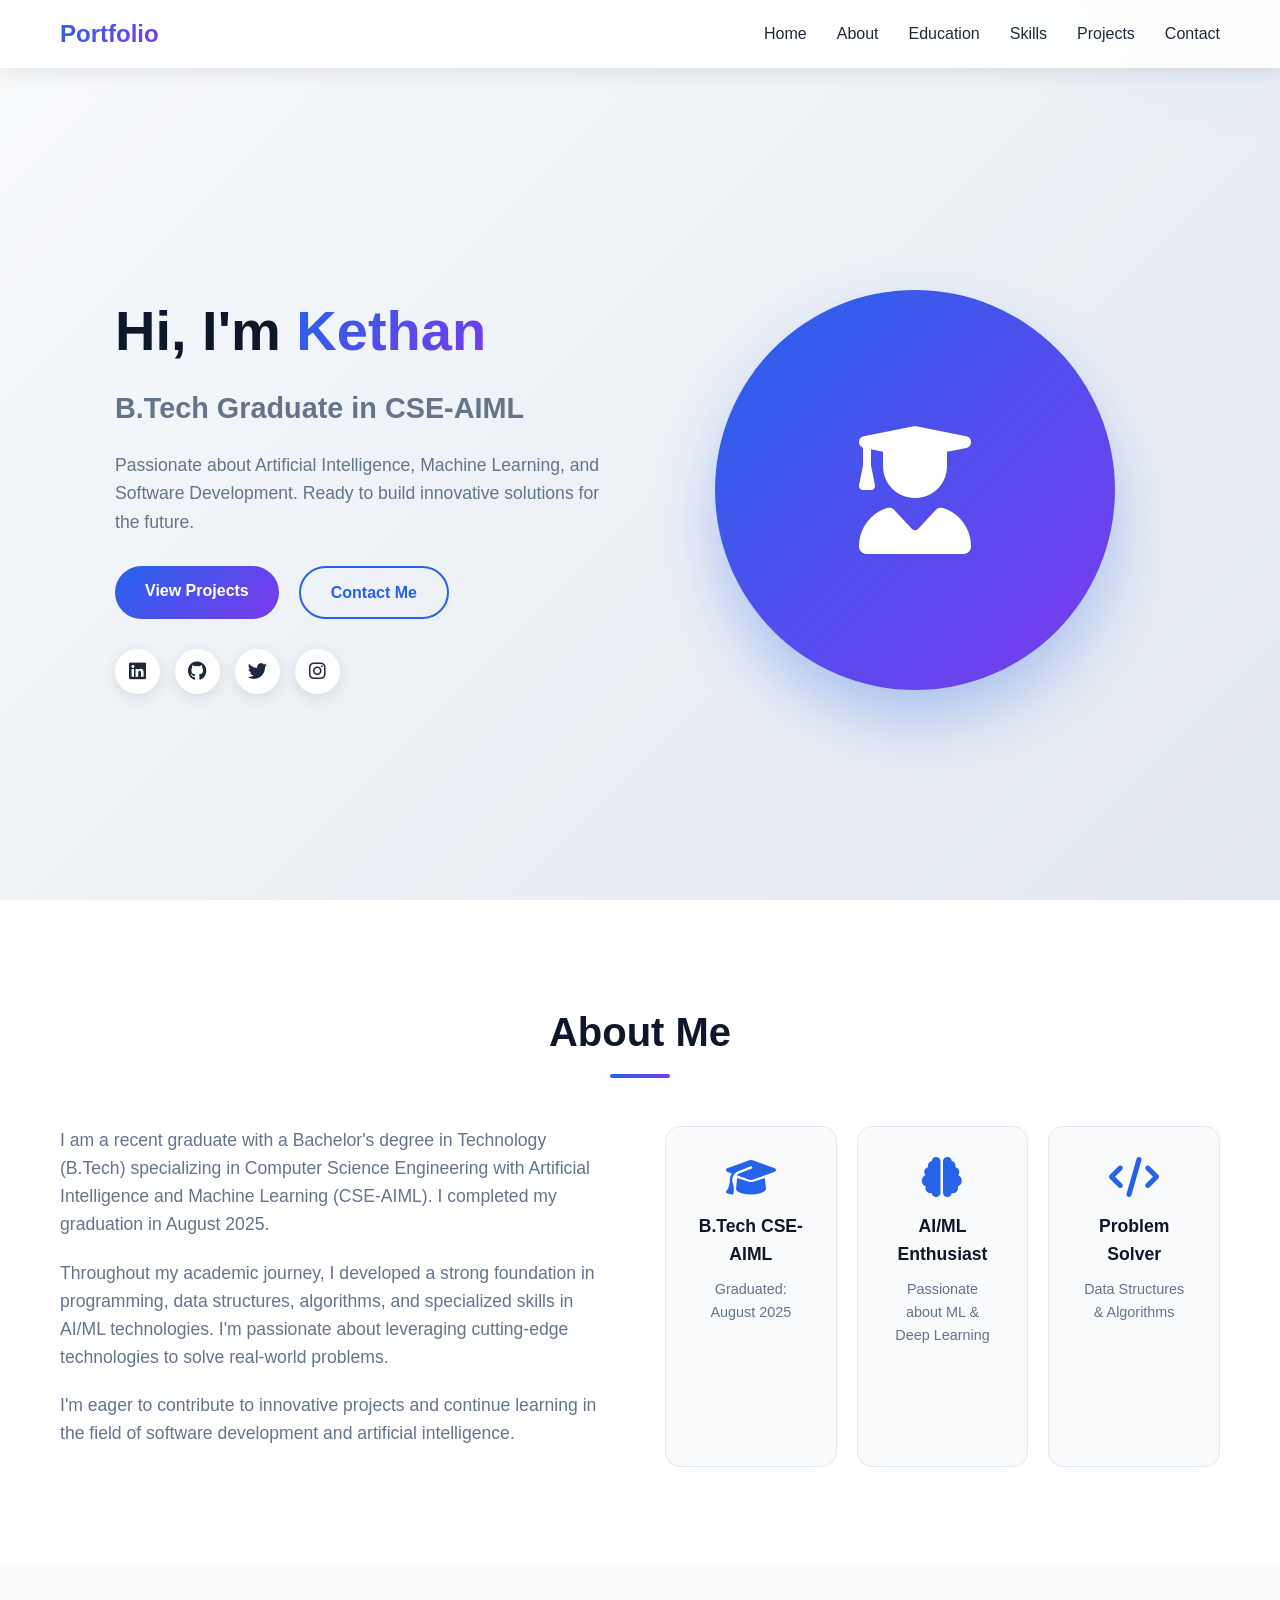
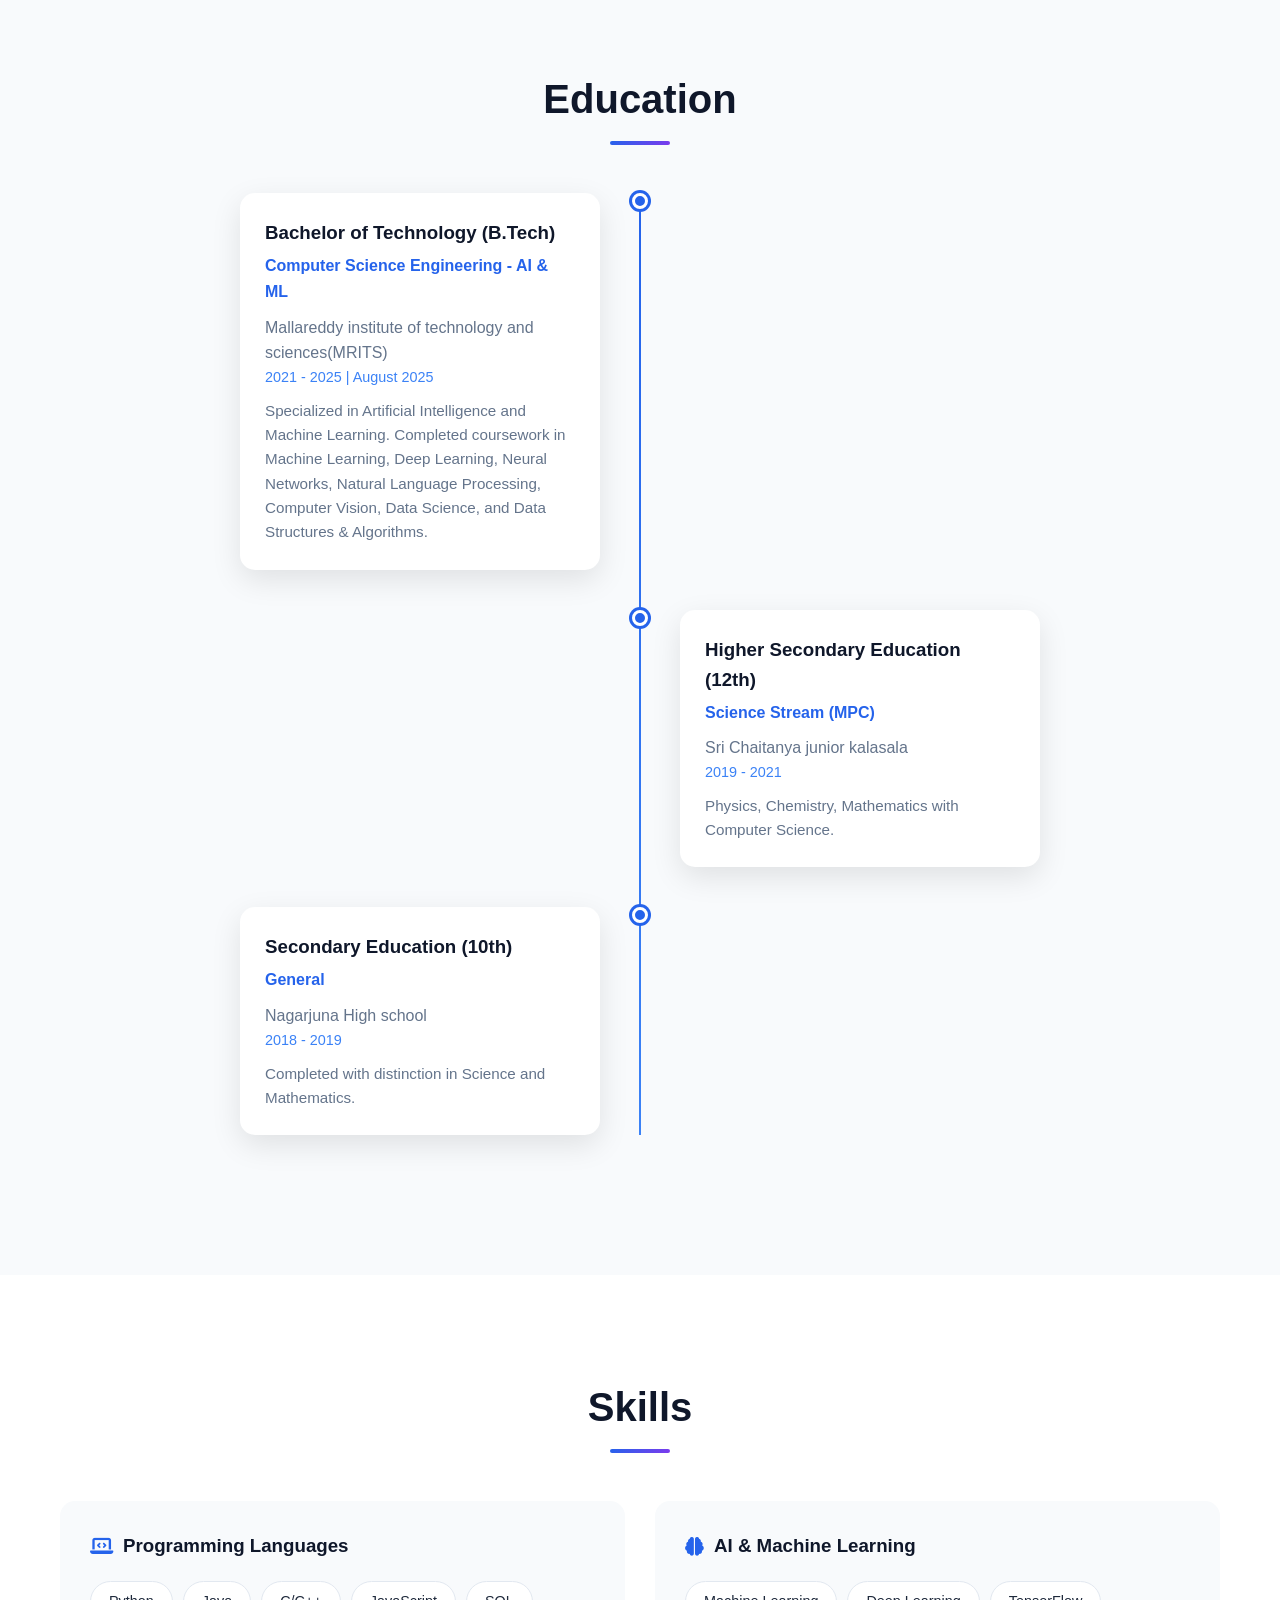
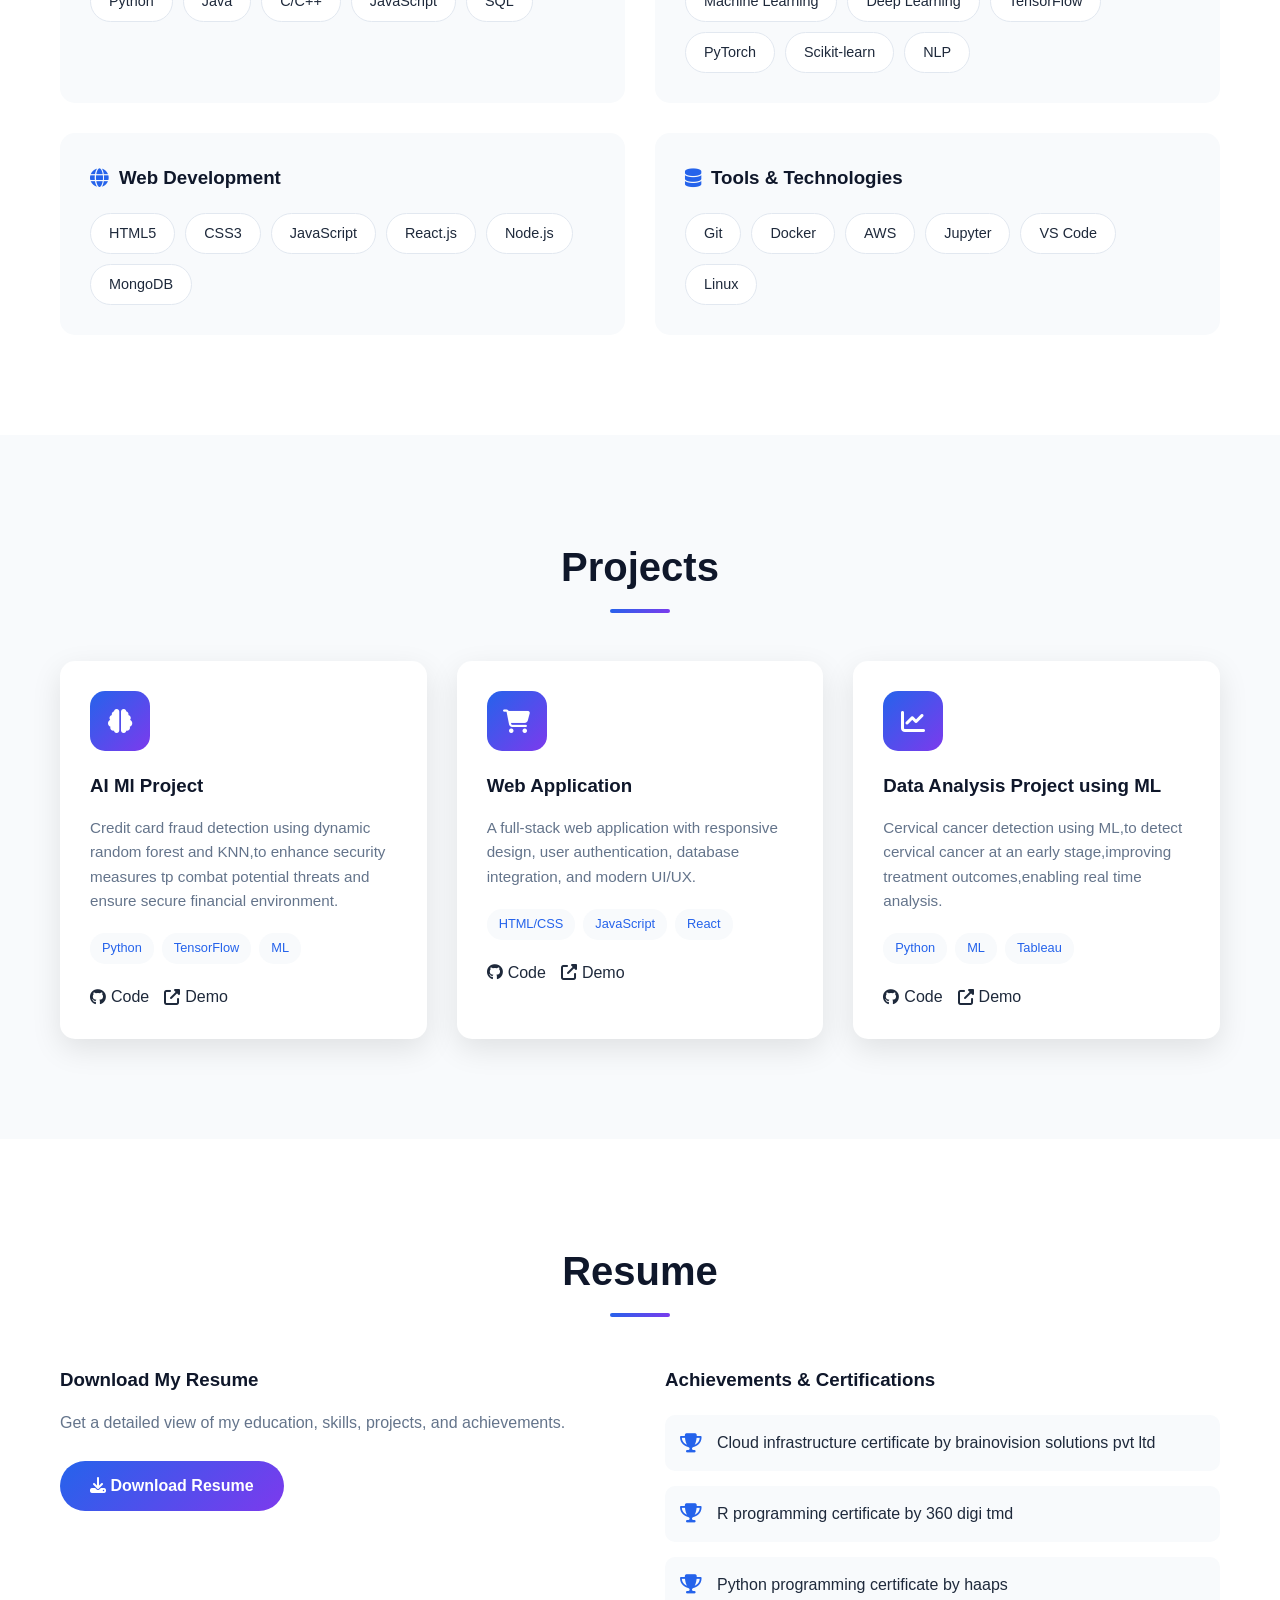
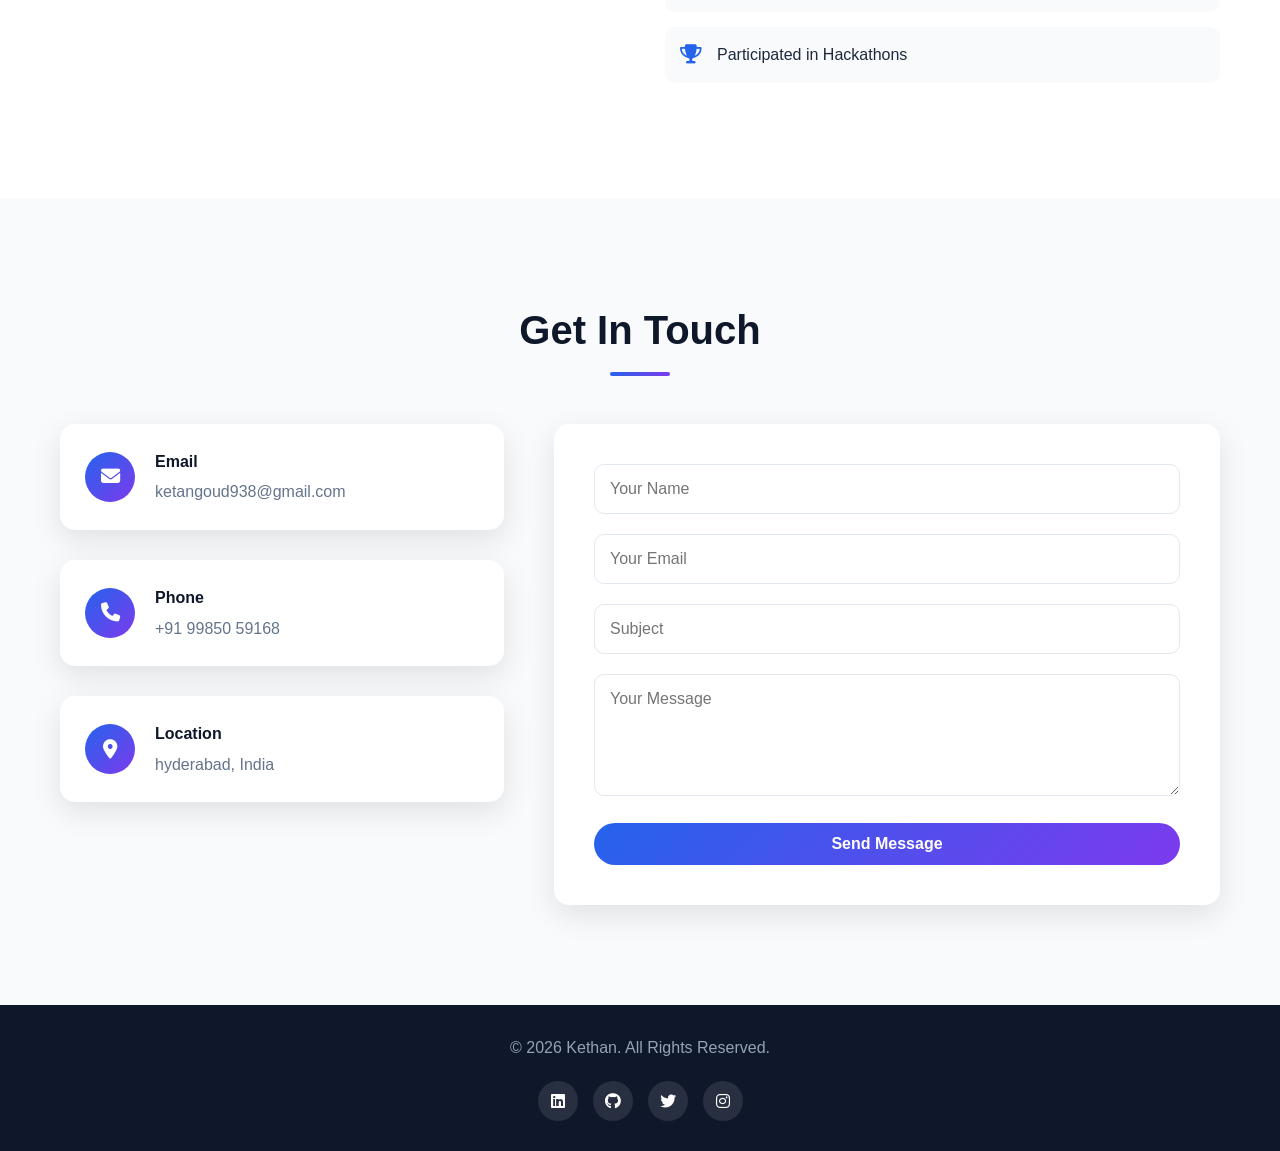
<file: index.html>
<!DOCTYPE html>
<html lang="en">
<head>
    <meta charset="UTF-8">
    <meta name="viewport" content="width=device-width, initial-scale=1.0">
    <title>Portfolio | B.Tech CSE-AIML Graduate</title>
    <link rel="stylesheet" href="portfolio-style.css">
    <link rel="stylesheet" href="https://cdnjs.cloudflare.com/ajax/libs/font-awesome/6.4.0/css/all.min.css">
</head>
<body>
    <!-- Navigation -->
    <nav class="navbar">
        <div class="container">
            <a href="#home" class="logo">Portfolio</a>
            <ul class="nav-links">
                <li><a href="#home">Home</a></li>
                <li><a href="#about">About</a></li>
                <li><a href="#education">Education</a></li>
                <li><a href="#skills">Skills</a></li>
                <li><a href="#projects">Projects</a></li>
                <li><a href="#contact">Contact</a></li>
            </ul>
            <div class="menu-toggle">
                <i class="fas fa-bars"></i>
            </div>
        </div>
    </nav>

    <!-- Hero Section -->
    <section id="home" class="hero">
        <div class="hero-content">
            <div class="hero-text">
                <h1>Hi, I'm <span class="highlight">Kethan</span></h1>
                <h2>B.Tech Graduate in CSE-AIML</h2>
                <p>Passionate about Artificial Intelligence, Machine Learning, and Software Development. Ready to build innovative solutions for the future.</p>
                <div class="hero-buttons">
                    <a href="#projects" class="btn btn-primary">View Projects</a>
                    <a href="#contact" class="btn btn-secondary">Contact Me</a>
                </div>
                <div class="social-links">
                    <a href="#" target="_blank"><i class="fab fa-linkedin"></i></a>
                    <a href="#" target="_blank"><i class="fab fa-github"></i></a>
                    <a href="#" target="_blank"><i class="fab fa-twitter"></i></a>
                    <a href="#" target="_blank"><i class="fab fa-instagram"></i></a>
                </div>
            </div>
            <div class="hero-image">
                <div class="image-placeholder">
                    <i class="fas fa-user-graduate"></i>
                </div>
            </div>
        </div>
    </section>

    <!-- About Section -->
    <section id="about" class="about">
        <div class="container">
            <h2 class="section-title">About Me</h2>
            <div class="about-content">
                <div class="about-text">
                    <p>I am a recent graduate with a Bachelor's degree in Technology (B.Tech) specializing in Computer Science Engineering with Artificial Intelligence and Machine Learning (CSE-AIML). I completed my graduation in August 2025.</p>
                    <p>Throughout my academic journey, I developed a strong foundation in programming, data structures, algorithms, and specialized skills in AI/ML technologies. I'm passionate about leveraging cutting-edge technologies to solve real-world problems.</p>
                    <p>I'm eager to contribute to innovative projects and continue learning in the field of software development and artificial intelligence.</p>
                </div>
                <div class="about-cards">
                    <div class="card">
                        <i class="fas fa-graduation-cap"></i>
                        <h3>B.Tech CSE-AIML</h3>
                        <p>Graduated: August 2025</p>
                    </div>
                    <div class="card">
                        <i class="fas fa-brain"></i>
                        <h3>AI/ML Enthusiast</h3>
                        <p>Passionate about ML & Deep Learning</p>
                    </div>
                    <div class="card">
                        <i class="fas fa-code"></i>
                        <h3>Problem Solver</h3>
                        <p>Data Structures & Algorithms</p>
                    </div>
                </div>
            </div>
        </div>
    </section>

    <!-- Education Section -->
    <section id="education" class="education">
        <div class="container">
            <h2 class="section-title">Education</h2>
            <div class="education-timeline">
                <div class="timeline-item">
                    <div class="timeline-dot"></div>
                    <div class="timeline-content">
                        <h3>Bachelor of Technology (B.Tech)</h3>
                        <h4>Computer Science Engineering - AI & ML</h4>
                        <p class="institution">Mallareddy institute of technology and sciences(MRITS)</p>
                        <p class="duration">2021 - 2025 | August 2025</p>
                        <p class="description">Specialized in Artificial Intelligence and Machine Learning. Completed coursework in Machine Learning, Deep Learning, Neural Networks, Natural Language Processing, Computer Vision, Data Science, and Data Structures & Algorithms.</p>
                    </div>
                </div>
                <div class="timeline-item">
                    <div class="timeline-dot"></div>
                    <div class="timeline-content">
                        <h3>Higher Secondary Education (12th)</h3>
                        <h4>Science Stream (MPC)</h4>
                        <p class="institution">Sri Chaitanya junior kalasala</p>
                        <p class="duration">2019 - 2021</p>
                        <p class="description">Physics, Chemistry, Mathematics with Computer Science.</p>
                    </div>
                </div>
                <div class="timeline-item">
                    <div class="timeline-dot"></div>
                    <div class="timeline-content">
                        <h3>Secondary Education (10th)</h3>
                        <h4>General</h4>
                        <p class="institution">Nagarjuna High school</p>
                        <p class="duration">2018 - 2019</p>
                        <p class="description">Completed with distinction in Science and Mathematics.</p>
                    </div>
                </div>
            </div>
        </div>
    </section>

    <!-- Skills Section -->
    <section id="skills" class="skills">
        <div class="container">
            <h2 class="section-title">Skills</h2>
            <div class="skills-grid">
                <div class="skill-category">
                    <h3><i class="fas fa-laptop-code"></i> Programming Languages</h3>
                    <div class="skill-tags">
                        <span class="skill-tag">Python</span>
                        <span class="skill-tag">Java</span>
                        <span class="skill-tag">C/C++</span>
                        <span class="skill-tag">JavaScript</span>
                        <span class="skill-tag">SQL</span>
                    </div>
                </div>
                <div class="skill-category">
                    <h3><i class="fas fa-brain"></i> AI & Machine Learning</h3>
                    <div class="skill-tags">
                        <span class="skill-tag">Machine Learning</span>
                        <span class="skill-tag">Deep Learning</span>
                        <span class="skill-tag">TensorFlow</span>
                        <span class="skill-tag">PyTorch</span>
                        <span class="skill-tag">Scikit-learn</span>
                        <span class="skill-tag">NLP</span>
                    </div>
                </div>
                <div class="skill-category">
                    <h3><i class="fas fa-globe"></i> Web Development</h3>
                    <div class="skill-tags">
                        <span class="skill-tag">HTML5</span>
                        <span class="skill-tag">CSS3</span>
                        <span class="skill-tag">JavaScript</span>
                        <span class="skill-tag">React.js</span>
                        <span class="skill-tag">Node.js</span>
                        <span class="skill-tag">MongoDB</span>
                    </div>
                </div>
                <div class="skill-category">
                    <h3><i class="fas fa-database"></i> Tools & Technologies</h3>
                    <div class="skill-tags">
                        <span class="skill-tag">Git</span>
                        <span class="skill-tag">Docker</span>
                        <span class="skill-tag">AWS</span>
                        <span class="skill-tag">Jupyter</span>
                        <span class="skill-tag">VS Code</span>
                        <span class="skill-tag">Linux</span>
                    </div>
                </div>
            </div>
        </div>
    </section>

    <!-- Projects Section -->
    <section id="projects" class="projects">
        <div class="container">
            <h2 class="section-title">Projects</h2>
            <div class="projects-grid">
                <div class="project-card">
                    <div class="project-icon">
                        <i class="fas fa-brain"></i>
                    </div>
                    <h3>AI Ml Project</h3>
                    <p>Credit card fraud detection using dynamic random forest and KNN,to enhance security measures tp combat potential threats and ensure secure financial environment.</p>
                    <div class="project-tech">
                        <span>Python</span>
                        <span>TensorFlow</span>
                        <span>ML</span>
                    </div>
                    <div class="project-links">
                        <a href="#" target="_blank"><i class="fab fa-github"></i> Code</a>
                        <a href="#" target="_blank"><i class="fas fa-external-link-alt"></i> Demo</a>
                    </div>
                </div>
                <div class="project-card">
                    <div class="project-icon">
                        <i class="fas fa-shopping-cart"></i>
                    </div>
                    <h3>Web Application</h3>
                    <p>A full-stack web application with responsive design, user authentication, database integration, and modern UI/UX.</p>
                    <div class="project-tech">
                        <span>HTML/CSS</span>
                        <span>JavaScript</span>
                        <span>React</span>
                    </div>
                    <div class="project-links">
                        <a href="#" target="_blank"><i class="fab fa-github"></i> Code</a>
                        <a href="#" target="_blank"><i class="fas fa-external-link-alt"></i> Demo</a>
                    </div>
                </div>
                <div class="project-card">
                    <div class="project-icon">
                        <i class="fas fa-chart-line"></i>
                    </div>
                    <h3>Data Analysis Project using ML</h3>
                    <p>Cervical cancer detection using ML,to detect cervical cancer at an early stage,improving treatment outcomes,enabling real time analysis.</p>
                    <div class="project-tech">
                        <span>Python</span>
                        <span>ML</span>
                        <span>Tableau</span>
                    </div>
                    <div class="project-links">
                        <a href="#" target="_blank"><i class="fab fa-github"></i> Code</a>
                        <a href="#" target="_blank"><i class="fas fa-external-link-alt"></i> Demo</a>
                    </div>
                </div>
            </div>
        </div>
    </section>

    <!-- Resume Section -->
    <section id="resume" class="resume">
        <div class="container">
            <h2 class="section-title">Resume</h2>
            <div class="resume-content">
                <div class="resume-info">
                    <h3>Download My Resume</h3>
                    <p>Get a detailed view of my education, skills, projects, and achievements.</p>
                    <a href="kk resume.pdf" class="btn btn-primary" download>
                        <i class="fas fa-download"></i> Download Resume
                    </a>
                </div>
                <div class="resume-achievements">
                    <h3>Achievements & Certifications</h3>
                    <ul class="achievements-list">
                        <li><i class="fas fa-trophy"></i> Cloud infrastructure certificate by brainovision solutions pvt ltd</li>
                        <li><i class="fas fa-trophy"></i> R programming certificate by 360 digi tmd </li>
                        <li><i class="fas fa-trophy"></i> Python programming certificate by haaps</li>
                        <li><i class="fas fa-trophy"></i> Participated in Hackathons</li>
                    </ul>
                </div>
            </div>
        </div>
    </section>

    <!-- Contact Section -->
    <section id="contact" class="contact">
        <div class="container">
            <h2 class="section-title">Get In Touch</h2>
            <div class="contact-content">
                <div class="contact-info">
                    <div class="contact-item">
                        <i class="fas fa-envelope"></i>
                        <div>
                            <h3>Email</h3>
                            <p>ketangoud938@gmail.com</p>
                        </div>
                    </div>
                    <div class="contact-item">
                        <i class="fas fa-phone"></i>
                        <div>
                            <h3>Phone</h3>
                            <p>+91 99850 59168</p>
                        </div>
                    </div>
                    <div class="contact-item">
                        <i class="fas fa-map-marker-alt"></i>
                        <div>
                            <h3>Location</h3>
                            <p>hyderabad, India</p>
                        </div>
                    </div>
                </div>
                <form class="contact-form">
                    <div class="form-group">
                        <input type="text" placeholder="Your Name" required>
                    </div>
                    <div class="form-group">
                        <input type="email" placeholder="Your Email" required>
                    </div>
                    <div class="form-group">
                        <input type="text" placeholder="Subject" required>
                    </div>
                    <div class="form-group">
                        <textarea placeholder="Your Message" rows="5" required></textarea>
                    </div>
                    <button type="submit" class="btn btn-primary">Send Message</button>
                </form>
            </div>
        </div>
    </section>

    <!-- Footer -->
    <footer class="footer">
        <div class="container">
            <p>&copy; 2026 Kethan. All Rights Reserved.</p>
            <div class="footer-social">
                <a href="#" target="_blank"><i class="fab fa-linkedin"></i></a>
                <a href="#" target="_blank"><i class="fab fa-github"></i></a>
                <a href="#" target="_blank"><i class="fab fa-twitter"></i></a>
                <a href="#" target="_blank"><i class="fab fa-instagram"></i></a>
            </div>
        </div>
    </footer>

    <script src="portfolio-script.js"></script>
</body>
</html>
</file>
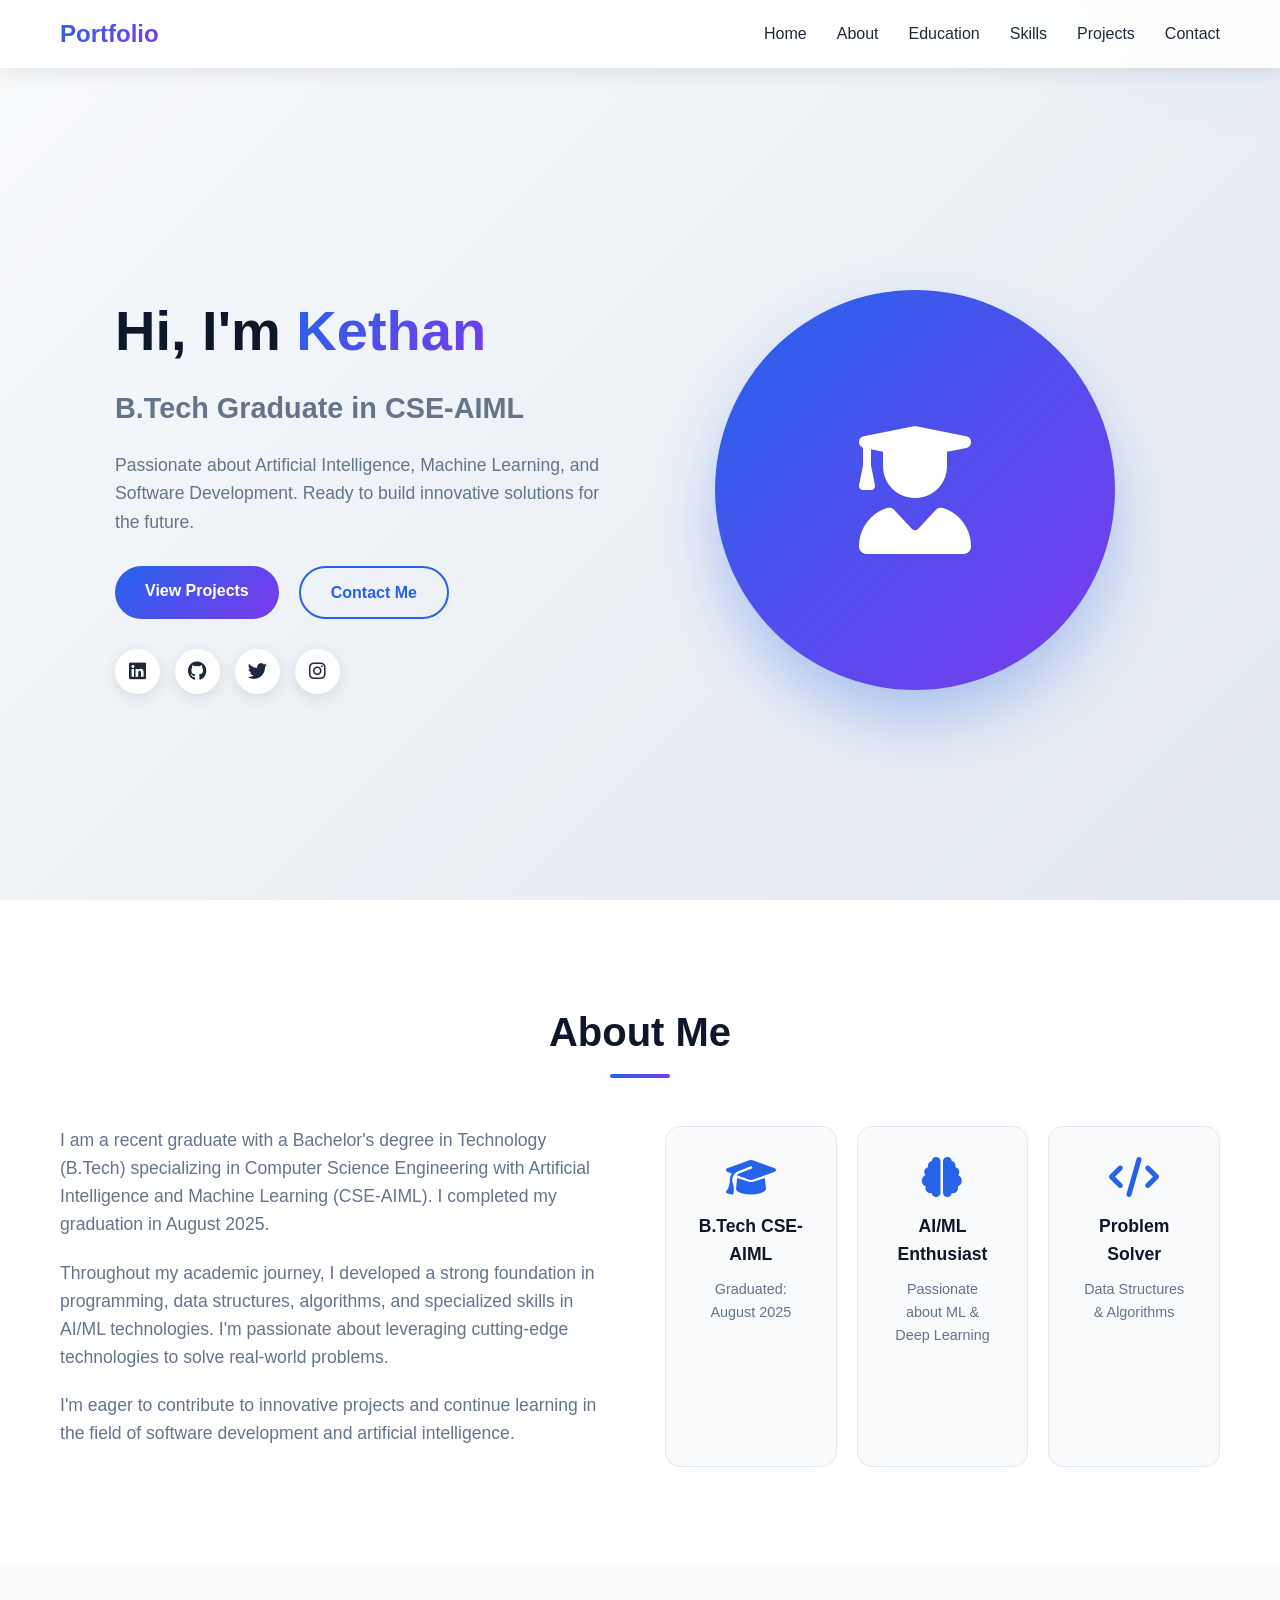
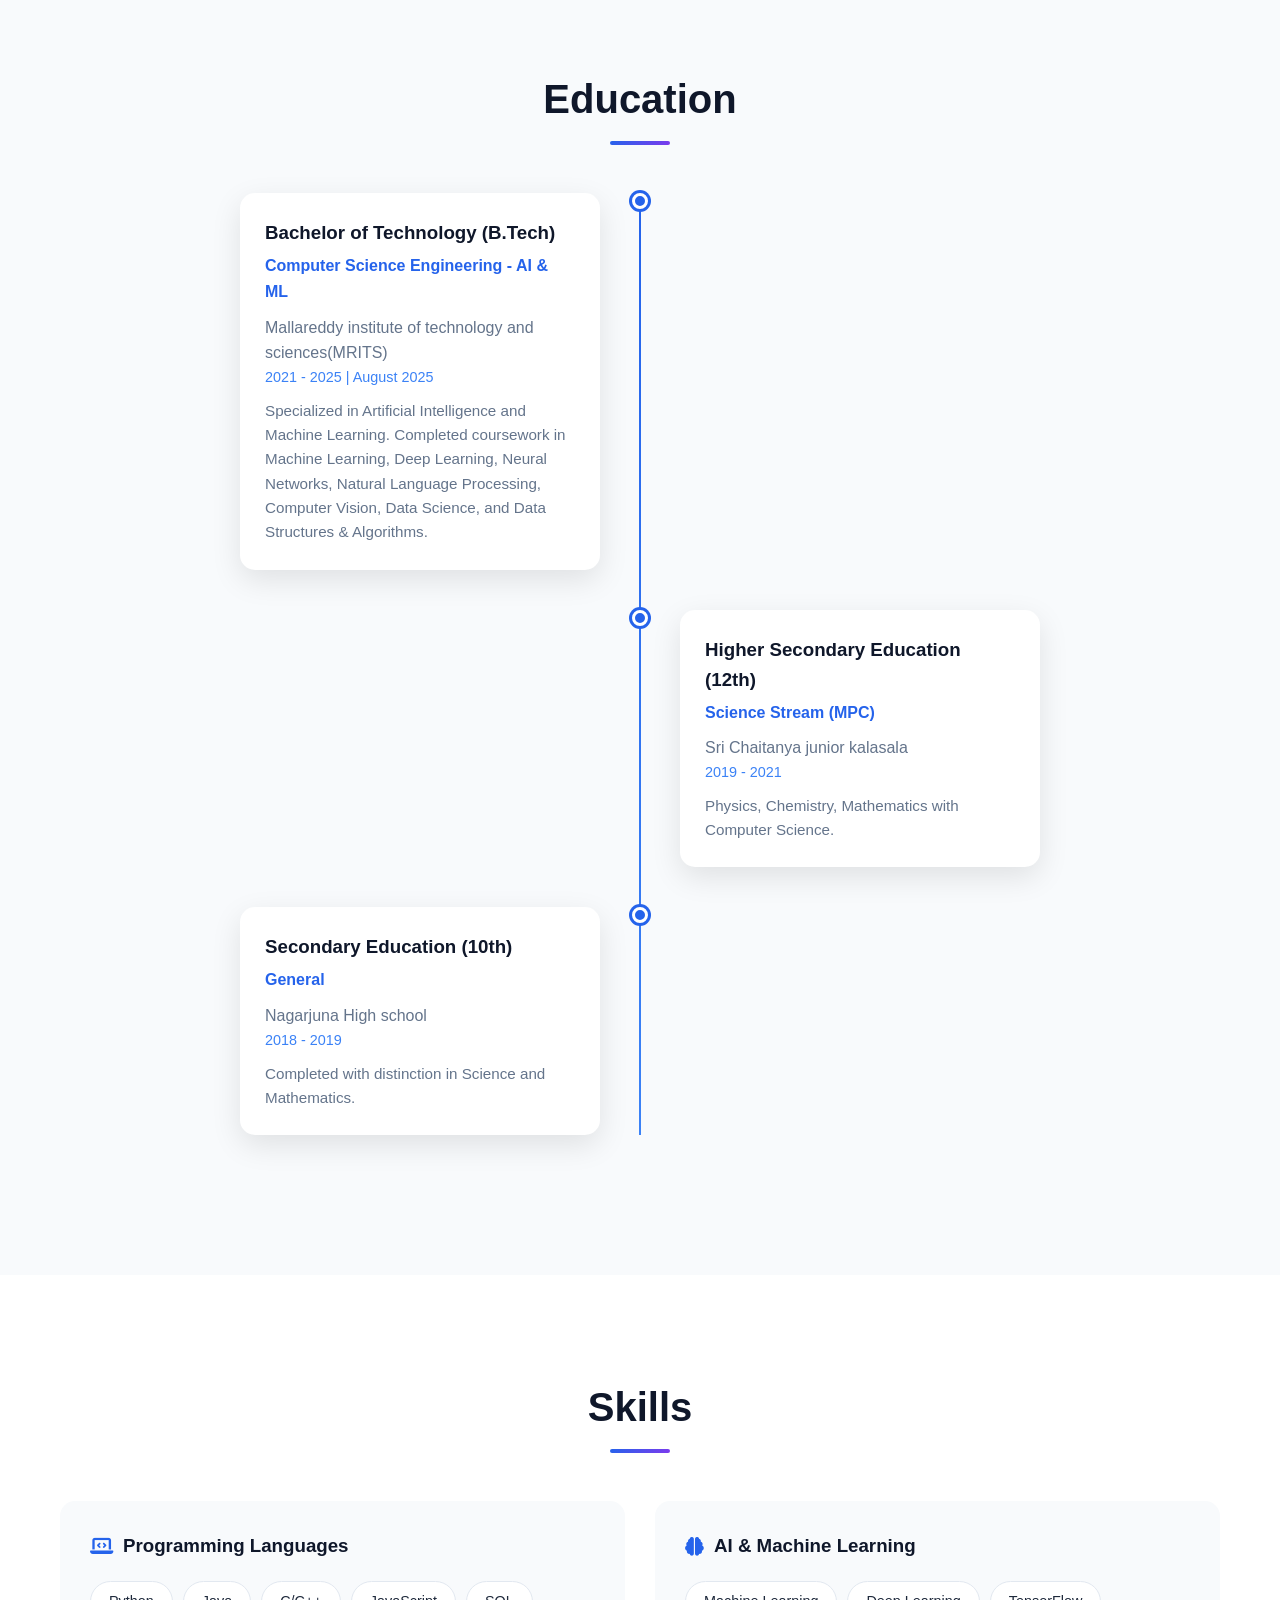
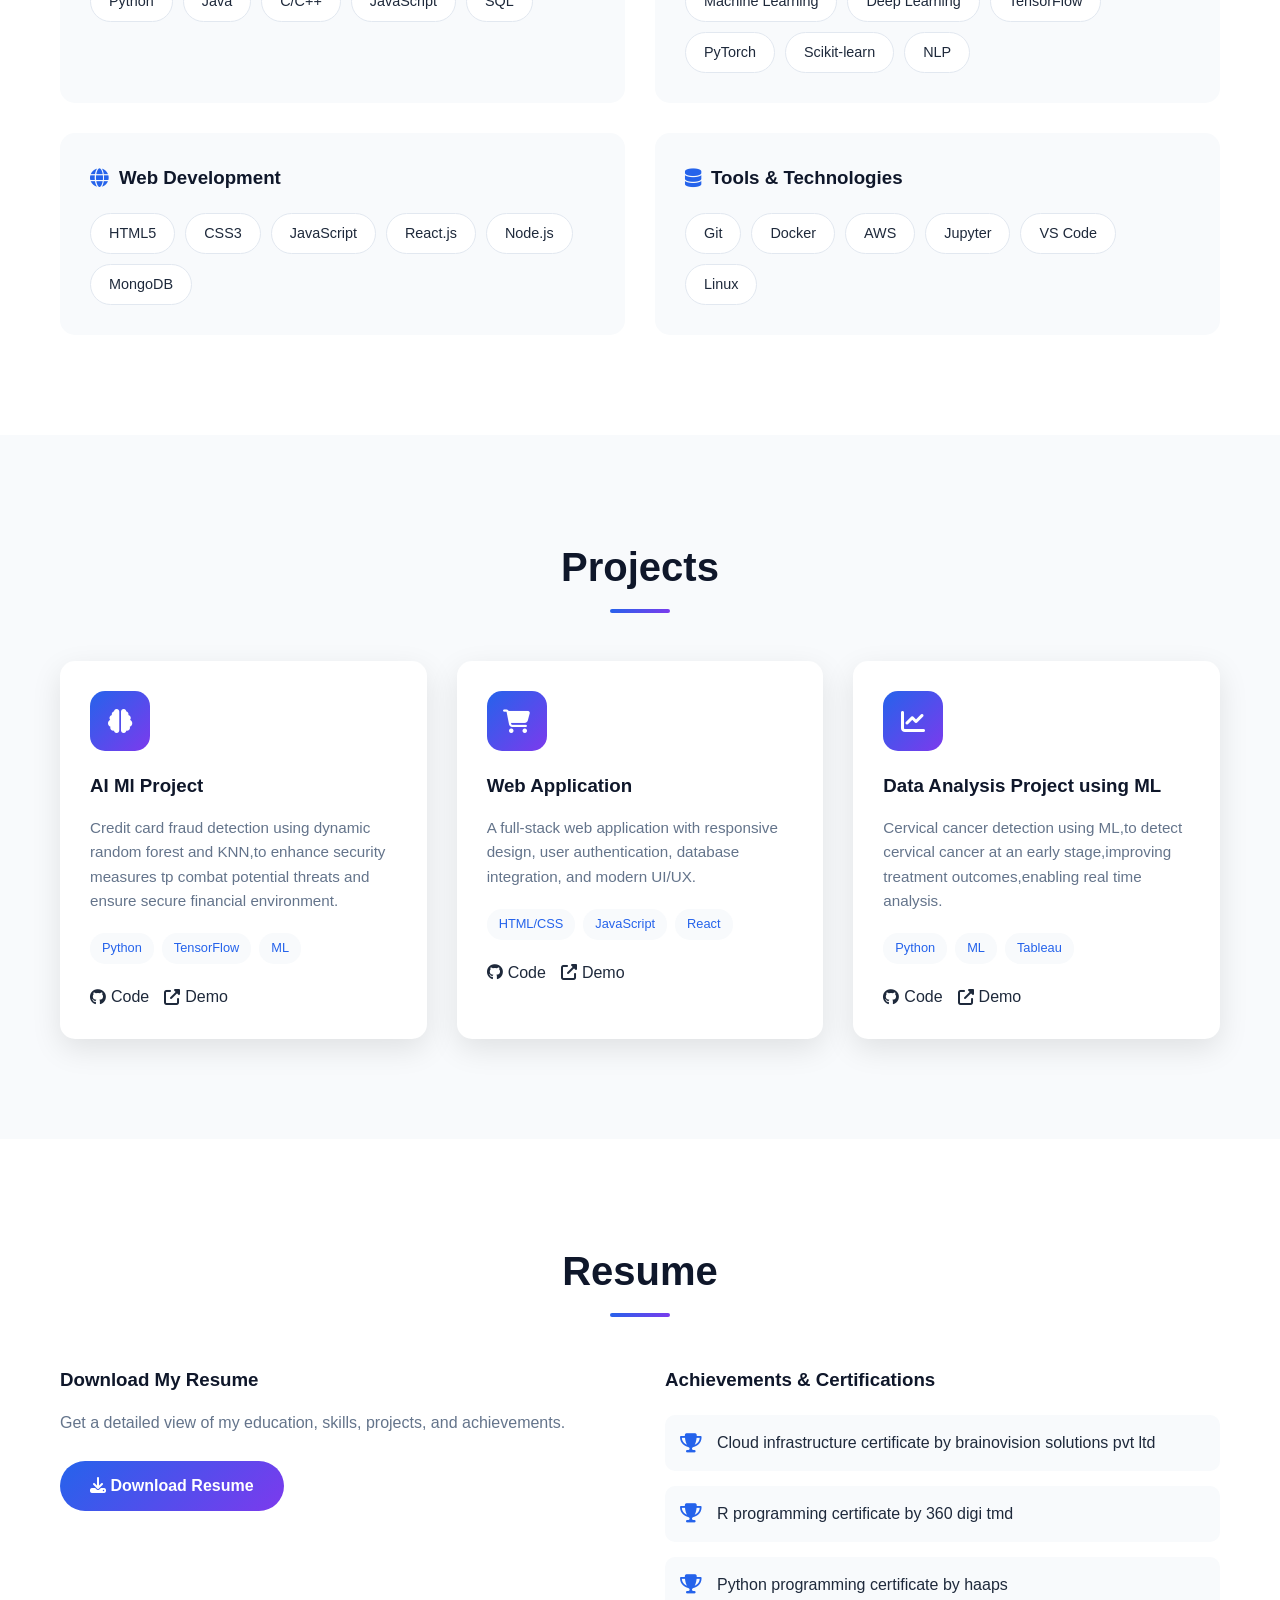
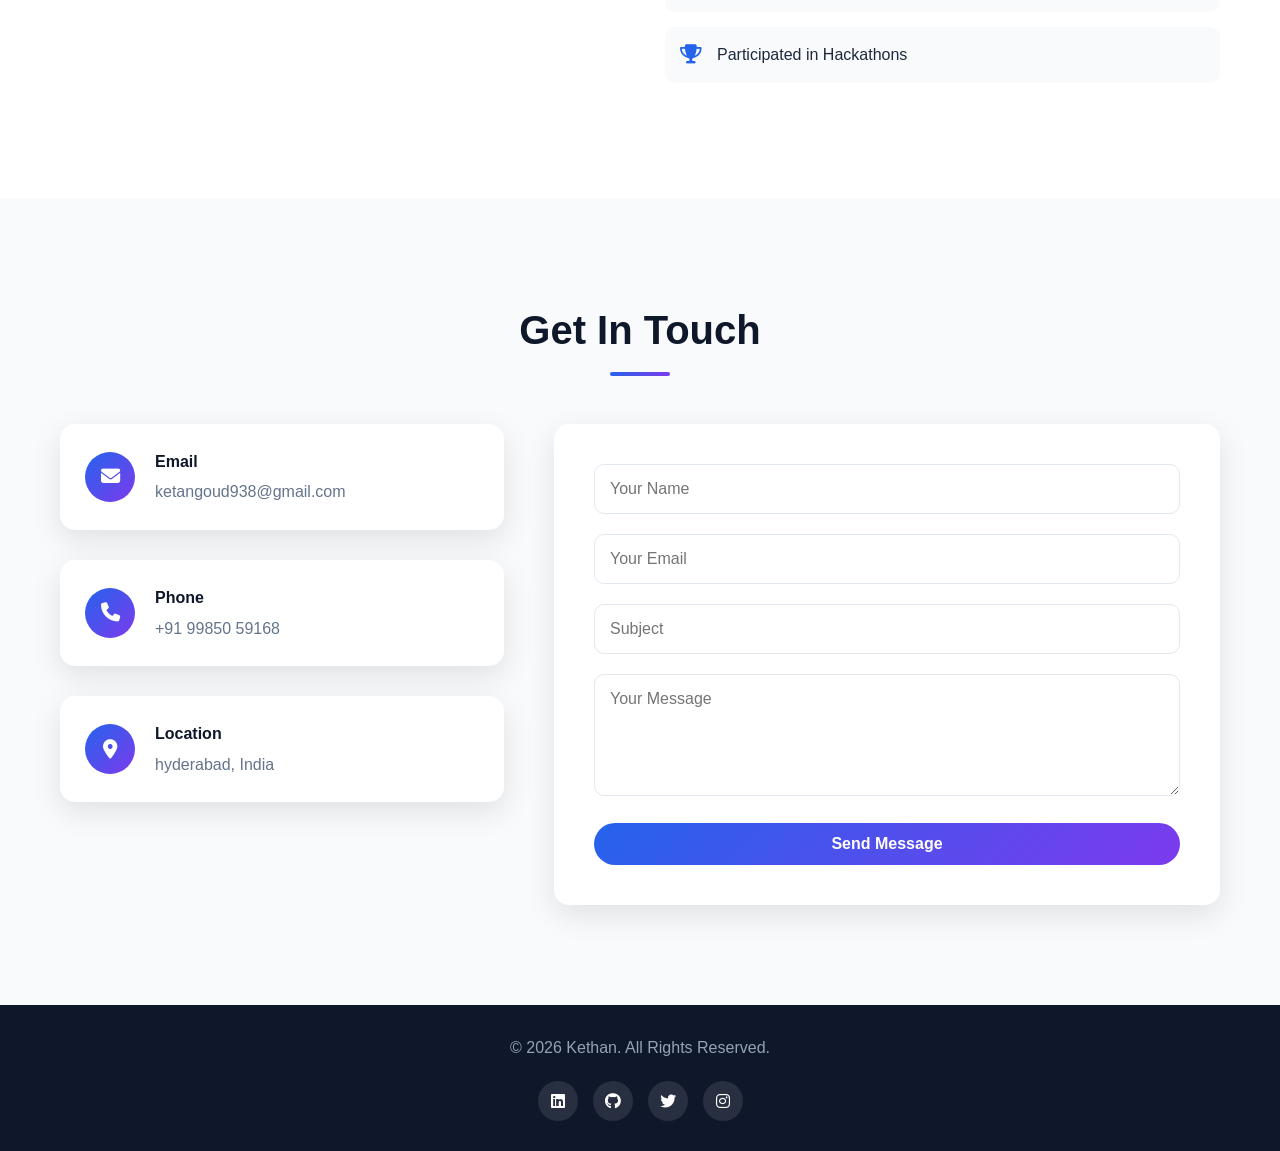
<file: portfolio.html>
<!DOCTYPE html>
<html lang="en">
<head>
    <meta charset="UTF-8">
    <meta name="viewport" content="width=device-width, initial-scale=1.0">
    <title>Portfolio | B.Tech CSE-AIML Graduate</title>
    <link rel="stylesheet" href="portfolio-style.css">
    <link rel="stylesheet" href="https://cdnjs.cloudflare.com/ajax/libs/font-awesome/6.4.0/css/all.min.css">
</head>
<body>
    <!-- Navigation -->
    <nav class="navbar">
        <div class="container">
            <a href="#home" class="logo">Portfolio</a>
            <ul class="nav-links">
                <li><a href="#home">Home</a></li>
                <li><a href="#about">About</a></li>
                <li><a href="#education">Education</a></li>
                <li><a href="#skills">Skills</a></li>
                <li><a href="#projects">Projects</a></li>
                <li><a href="#contact">Contact</a></li>
            </ul>
            <div class="menu-toggle">
                <i class="fas fa-bars"></i>
            </div>
        </div>
    </nav>

    <!-- Hero Section -->
    <section id="home" class="hero">
        <div class="hero-content">
            <div class="hero-text">
                <h1>Hi, I'm <span class="highlight">Kethan</span></h1>
                <h2>B.Tech Graduate in CSE-AIML</h2>
                <p>Passionate about Artificial Intelligence, Machine Learning, and Software Development. Ready to build innovative solutions for the future.</p>
                <div class="hero-buttons">
                    <a href="#projects" class="btn btn-primary">View Projects</a>
                    <a href="#contact" class="btn btn-secondary">Contact Me</a>
                </div>
                <div class="social-links">
                    <a href="#" target="_blank"><i class="fab fa-linkedin"></i></a>
                    <a href="#" target="_blank"><i class="fab fa-github"></i></a>
                    <a href="#" target="_blank"><i class="fab fa-twitter"></i></a>
                    <a href="#" target="_blank"><i class="fab fa-instagram"></i></a>
                </div>
            </div>
            <div class="hero-image">
                <div class="image-placeholder">
                    <i class="fas fa-user-graduate"></i>
                </div>
            </div>
        </div>
    </section>

    <!-- About Section -->
    <section id="about" class="about">
        <div class="container">
            <h2 class="section-title">About Me</h2>
            <div class="about-content">
                <div class="about-text">
                    <p>I am a recent graduate with a Bachelor's degree in Technology (B.Tech) specializing in Computer Science Engineering with Artificial Intelligence and Machine Learning (CSE-AIML). I completed my graduation in August 2025.</p>
                    <p>Throughout my academic journey, I developed a strong foundation in programming, data structures, algorithms, and specialized skills in AI/ML technologies. I'm passionate about leveraging cutting-edge technologies to solve real-world problems.</p>
                    <p>I'm eager to contribute to innovative projects and continue learning in the field of software development and artificial intelligence.</p>
                </div>
                <div class="about-cards">
                    <div class="card">
                        <i class="fas fa-graduation-cap"></i>
                        <h3>B.Tech CSE-AIML</h3>
                        <p>Graduated: August 2025</p>
                    </div>
                    <div class="card">
                        <i class="fas fa-brain"></i>
                        <h3>AI/ML Enthusiast</h3>
                        <p>Passionate about ML & Deep Learning</p>
                    </div>
                    <div class="card">
                        <i class="fas fa-code"></i>
                        <h3>Problem Solver</h3>
                        <p>Data Structures & Algorithms</p>
                    </div>
                </div>
            </div>
        </div>
    </section>

    <!-- Education Section -->
    <section id="education" class="education">
        <div class="container">
            <h2 class="section-title">Education</h2>
            <div class="education-timeline">
                <div class="timeline-item">
                    <div class="timeline-dot"></div>
                    <div class="timeline-content">
                        <h3>Bachelor of Technology (B.Tech)</h3>
                        <h4>Computer Science Engineering - AI & ML</h4>
                        <p class="institution">Mallareddy institute of technology and sciences(MRITS)</p>
                        <p class="duration">2021 - 2025 | August 2025</p>
                        <p class="description">Specialized in Artificial Intelligence and Machine Learning. Completed coursework in Machine Learning, Deep Learning, Neural Networks, Natural Language Processing, Computer Vision, Data Science, and Data Structures & Algorithms.</p>
                    </div>
                </div>
                <div class="timeline-item">
                    <div class="timeline-dot"></div>
                    <div class="timeline-content">
                        <h3>Higher Secondary Education (12th)</h3>
                        <h4>Science Stream (MPC)</h4>
                        <p class="institution">Sri Chaitanya junior kalasala</p>
                        <p class="duration">2019 - 2021</p>
                        <p class="description">Physics, Chemistry, Mathematics with Computer Science.</p>
                    </div>
                </div>
                <div class="timeline-item">
                    <div class="timeline-dot"></div>
                    <div class="timeline-content">
                        <h3>Secondary Education (10th)</h3>
                        <h4>General</h4>
                        <p class="institution">Nagarjuna High school</p>
                        <p class="duration">2018 - 2019</p>
                        <p class="description">Completed with distinction in Science and Mathematics.</p>
                    </div>
                </div>
            </div>
        </div>
    </section>

    <!-- Skills Section -->
    <section id="skills" class="skills">
        <div class="container">
            <h2 class="section-title">Skills</h2>
            <div class="skills-grid">
                <div class="skill-category">
                    <h3><i class="fas fa-laptop-code"></i> Programming Languages</h3>
                    <div class="skill-tags">
                        <span class="skill-tag">Python</span>
                        <span class="skill-tag">Java</span>
                        <span class="skill-tag">C/C++</span>
                        <span class="skill-tag">JavaScript</span>
                        <span class="skill-tag">SQL</span>
                    </div>
                </div>
                <div class="skill-category">
                    <h3><i class="fas fa-brain"></i> AI & Machine Learning</h3>
                    <div class="skill-tags">
                        <span class="skill-tag">Machine Learning</span>
                        <span class="skill-tag">Deep Learning</span>
                        <span class="skill-tag">TensorFlow</span>
                        <span class="skill-tag">PyTorch</span>
                        <span class="skill-tag">Scikit-learn</span>
                        <span class="skill-tag">NLP</span>
                    </div>
                </div>
                <div class="skill-category">
                    <h3><i class="fas fa-globe"></i> Web Development</h3>
                    <div class="skill-tags">
                        <span class="skill-tag">HTML5</span>
                        <span class="skill-tag">CSS3</span>
                        <span class="skill-tag">JavaScript</span>
                        <span class="skill-tag">React.js</span>
                        <span class="skill-tag">Node.js</span>
                        <span class="skill-tag">MongoDB</span>
                    </div>
                </div>
                <div class="skill-category">
                    <h3><i class="fas fa-database"></i> Tools & Technologies</h3>
                    <div class="skill-tags">
                        <span class="skill-tag">Git</span>
                        <span class="skill-tag">Docker</span>
                        <span class="skill-tag">AWS</span>
                        <span class="skill-tag">Jupyter</span>
                        <span class="skill-tag">VS Code</span>
                        <span class="skill-tag">Linux</span>
                    </div>
                </div>
            </div>
        </div>
    </section>

    <!-- Projects Section -->
    <section id="projects" class="projects">
        <div class="container">
            <h2 class="section-title">Projects</h2>
            <div class="projects-grid">
                <div class="project-card">
                    <div class="project-icon">
                        <i class="fas fa-brain"></i>
                    </div>
                    <h3>AI Ml Project</h3>
                    <p>Credit card fraud detection using dynamic random forest and KNN,to enhance security measures tp combat potential threats and ensure secure financial environment.</p>
                    <div class="project-tech">
                        <span>Python</span>
                        <span>TensorFlow</span>
                        <span>ML</span>
                    </div>
                    <div class="project-links">
                        <a href="#" target="_blank"><i class="fab fa-github"></i> Code</a>
                        <a href="#" target="_blank"><i class="fas fa-external-link-alt"></i> Demo</a>
                    </div>
                </div>
                <div class="project-card">
                    <div class="project-icon">
                        <i class="fas fa-shopping-cart"></i>
                    </div>
                    <h3>Web Application</h3>
                    <p>A full-stack web application with responsive design, user authentication, database integration, and modern UI/UX.</p>
                    <div class="project-tech">
                        <span>HTML/CSS</span>
                        <span>JavaScript</span>
                        <span>React</span>
                    </div>
                    <div class="project-links">
                        <a href="#" target="_blank"><i class="fab fa-github"></i> Code</a>
                        <a href="#" target="_blank"><i class="fas fa-external-link-alt"></i> Demo</a>
                    </div>
                </div>
                <div class="project-card">
                    <div class="project-icon">
                        <i class="fas fa-chart-line"></i>
                    </div>
                    <h3>Data Analysis Project using ML</h3>
                    <p>Cervical cancer detection using ML,to detect cervical cancer at an early stage,improving treatment outcomes,enabling real time analysis.</p>
                    <div class="project-tech">
                        <span>Python</span>
                        <span>ML</span>
                        <span>Tableau</span>
                    </div>
                    <div class="project-links">
                        <a href="#" target="_blank"><i class="fab fa-github"></i> Code</a>
                        <a href="#" target="_blank"><i class="fas fa-external-link-alt"></i> Demo</a>
                    </div>
                </div>
            </div>
        </div>
    </section>

    <!-- Resume Section -->
    <section id="resume" class="resume">
        <div class="container">
            <h2 class="section-title">Resume</h2>
            <div class="resume-content">
                <div class="resume-info">
                    <h3>Download My Resume</h3>
                    <p>Get a detailed view of my education, skills, projects, and achievements.</p>
                    <a href="kk resume.pdf" class="btn btn-primary" download>
                        <i class="fas fa-download"></i> Download Resume
                    </a>
                </div>
                <div class="resume-achievements">
                    <h3>Achievements & Certifications</h3>
                    <ul class="achievements-list">
                        <li><i class="fas fa-trophy"></i> Cloud infrastructure certificate by brainovision solutions pvt ltd</li>
                        <li><i class="fas fa-trophy"></i> R programming certificate by 360 digi tmd </li>
                        <li><i class="fas fa-trophy"></i> Python programming certificate by haaps</li>
                        <li><i class="fas fa-trophy"></i> Participated in Hackathons</li>
                    </ul>
                </div>
            </div>
        </div>
    </section>

    <!-- Contact Section -->
    <section id="contact" class="contact">
        <div class="container">
            <h2 class="section-title">Get In Touch</h2>
            <div class="contact-content">
                <div class="contact-info">
                    <div class="contact-item">
                        <i class="fas fa-envelope"></i>
                        <div>
                            <h3>Email</h3>
                            <p>ketangoud938@gmail.com</p>
                        </div>
                    </div>
                    <div class="contact-item">
                        <i class="fas fa-phone"></i>
                        <div>
                            <h3>Phone</h3>
                            <p>+91 99850 59168</p>
                        </div>
                    </div>
                    <div class="contact-item">
                        <i class="fas fa-map-marker-alt"></i>
                        <div>
                            <h3>Location</h3>
                            <p>hyderabad, India</p>
                        </div>
                    </div>
                </div>
                <form class="contact-form">
                    <div class="form-group">
                        <input type="text" placeholder="Your Name" required>
                    </div>
                    <div class="form-group">
                        <input type="email" placeholder="Your Email" required>
                    </div>
                    <div class="form-group">
                        <input type="text" placeholder="Subject" required>
                    </div>
                    <div class="form-group">
                        <textarea placeholder="Your Message" rows="5" required></textarea>
                    </div>
                    <button type="submit" class="btn btn-primary">Send Message</button>
                </form>
            </div>
        </div>
    </section>

    <!-- Footer -->
    <footer class="footer">
        <div class="container">
            <p>&copy; 2026 Kethan. All Rights Reserved.</p>
            <div class="footer-social">
                <a href="#" target="_blank"><i class="fab fa-linkedin"></i></a>
                <a href="#" target="_blank"><i class="fab fa-github"></i></a>
                <a href="#" target="_blank"><i class="fab fa-twitter"></i></a>
                <a href="#" target="_blank"><i class="fab fa-instagram"></i></a>
            </div>
        </div>
    </footer>

    <script src="portfolio-script.js"></script>
</body>
</html>
</file>
<file: portfolio-style.css>
/* Portfolio Styles */

/* Reset & Base Styles */
* {
    margin: 0;
    padding: 0;
    box-sizing: border-box;
}

:root {
    --primary-color: #2563eb;
    --secondary-color: #0f172a;
    --accent-color: #3b82f6;
    --text-dark: #1e293b;
    --text-light: #64748b;
    --bg-light: #f8fafc;
    --bg-white: #ffffff;
    --gradient: linear-gradient(135deg, #2563eb 0%, #7c3aed 100%);
    --shadow: 0 10px 30px rgba(0, 0, 0, 0.1);
    --transition: all 0.3s ease;
}

html {
    scroll-behavior: smooth;
}

body {
    font-family: 'Segoe UI', Tahoma, Geneva, Verdana, sans-serif;
    line-height: 1.6;
    color: var(--text-dark);
    background-color: var(--bg-light);
}

.container {
    max-width: 1200px;
    margin: 0 auto;
    padding: 0 20px;
}

a {
    text-decoration: none;
    color: inherit;
}

ul {
    list-style: none;
}

/* Section Titles */
.section-title {
    text-align: center;
    font-size: 2.5rem;
    margin-bottom: 3rem;
    color: var(--secondary-color);
    position: relative;
}

.section-title::after {
    content: '';
    display: block;
    width: 60px;
    height: 4px;
    background: var(--gradient);
    margin: 10px auto 0;
    border-radius: 2px;
}

/* Buttons */
.btn {
    display: inline-block;
    padding: 12px 30px;
    border-radius: 30px;
    font-weight: 600;
    font-size: 1rem;
    transition: var(--transition);
    cursor: pointer;
    border: none;
}

.btn-primary {
    background: var(--gradient);
    color: white;
}

.btn-primary:hover {
    transform: translateY(-3px);
    box-shadow: 0 10px 25px rgba(37, 99, 235, 0.4);
}

.btn-secondary {
    background: transparent;
    color: var(--primary-color);
    border: 2px solid var(--primary-color);
}

.btn-secondary:hover {
    background: var(--primary-color);
    color: white;
    transform: translateY(-3px);
}

/* Navigation */
.navbar {
    position: fixed;
    top: 0;
    left: 0;
    right: 0;
    background: rgba(255, 255, 255, 0.95);
    backdrop-filter: blur(10px);
    z-index: 1000;
    box-shadow: 0 2px 20px rgba(0, 0, 0, 0.1);
    padding: 15px 0;
}

.navbar .container {
    display: flex;
    justify-content: space-between;
    align-items: center;
}

.logo {
    font-size: 1.5rem;
    font-weight: 700;
    background: var(--gradient);
    -webkit-background-clip: text;
    -webkit-text-fill-color: transparent;
    background-clip: text;
}

.nav-links {
    display: flex;
    gap: 30px;
}

.nav-links a {
    font-weight: 500;
    color: var(--text-dark);
    transition: var(--transition);
    position: relative;
}

.nav-links a::after {
    content: '';
    position: absolute;
    bottom: -5px;
    left: 0;
    width: 0;
    height: 2px;
    background: var(--gradient);
    transition: var(--transition);
}

.nav-links a:hover {
    color: var(--primary-color);
}

.nav-links a:hover::after {
    width: 100%;
}

.menu-toggle {
    display: none;
    font-size: 1.5rem;
    cursor: pointer;
}

/* Hero Section */
.hero {
    min-height: 100vh;
    display: flex;
    align-items: center;
    padding-top: 80px;
    background: linear-gradient(135deg, #f8fafc 0%, #e2e8f0 100%);
    position: relative;
    overflow: hidden;
    justify-content: center;
}

.hero::before {
    content: '';
    position: absolute;
    top: -50%;
    right: -20%;
    width: 600px;
    height: 600px;
    background: radial-gradient(circle, rgba(37, 99, 235, 0.1) 0%, transparent 70%);
    border-radius: 50%;
}

.hero-content {
    display: grid;
    grid-template-columns: 1fr 1fr;
    gap: 50px;
    align-items: center;
}

.hero-text h1 {
    font-size: 3.5rem;
    margin-bottom: 10px;
    color: var(--secondary-color);
}

.hero-text h2 {
    font-size: 1.8rem;
    color: var(--text-light);
    margin-bottom: 20px;
}

.hero-text p {
    font-size: 1.1rem;
    color: var(--text-light);
    margin-bottom: 30px;
    max-width: 500px;
}

.highlight {
    background: var(--gradient);
    -webkit-background-clip: text;
    -webkit-text-fill-color: transparent;
    background-clip: text;
}

.hero-buttons {
    display: flex;
    gap: 20px;
    margin-bottom: 30px;
}

.social-links {
    display: flex;
    gap: 15px;
}

.social-links a {
    display: flex;
    align-items: center;
    justify-content: center;
    width: 45px;
    height: 45px;
    border-radius: 50%;
    background: white;
    color: var(--text-dark);
    font-size: 1.2rem;
    box-shadow: 0 4px 15px rgba(0, 0, 0, 0.1);
    transition: var(--transition);
}

.social-links a:hover {
    background: var(--primary-color);
    color: white;
    transform: translateY(-5px);
}

.hero-image {
    display: flex;
    justify-content: center;
    align-items: center;
}

.image-placeholder {
    width: 400px;
    height: 400px;
    background: var(--gradient);
    border-radius: 50%;
    display: flex;
    align-items: center;
    justify-content: center;
    font-size: 8rem;
    color: white;
    box-shadow: 0 30px 60px rgba(37, 99, 235, 0.3);
    animation: float 3s ease-in-out infinite;
}

@keyframes float {
    0%, 100% { transform: translateY(0); }
    50% { transform: translateY(-20px); }
}

/* About Section */
.about {
    padding: 100px 0;
    background: var(--bg-white);
}

.about-content {
    display: grid;
    grid-template-columns: 1fr 1fr;
    gap: 50px;
}

.about-text p {
    margin-bottom: 20px;
    color: var(--text-light);
    font-size: 1.1rem;
}

.about-cards {
    display: grid;
    grid-template-columns: repeat(3, 1fr);
    gap: 20px;
}

.card {
    background: var(--bg-light);
    padding: 30px;
    border-radius: 15px;
    text-align: center;
    transition: var(--transition);
    border: 1px solid #e2e8f0;
}

.card:hover {
    transform: translateY(-10px);
    box-shadow: var(--shadow);
}

.card i {
    font-size: 2.5rem;
    color: var(--primary-color);
    margin-bottom: 15px;
}

.card h3 {
    font-size: 1.1rem;
    margin-bottom: 10px;
    color: var(--secondary-color);
}

.card p {
    color: var(--text-light);
    font-size: 0.9rem;
}

/* Education Section */
.education {
    padding: 100px 0;
    background: var(--bg-light);
}

.education-timeline {
    max-width: 800px;
    margin: 0 auto;
    position: relative;
}

.education-timeline::before {
    content: '';
    position: absolute;
    left: 50%;
    transform: translateX(-50%);
    width: 2px;
    height: 100%;
    background: linear-gradient(to bottom, var(--primary-color), var(--accent-color));
}

.timeline-item {
    position: relative;
    margin-bottom: 40px;
    width: 50%;
    padding-right: 40px;
}

.timeline-item:nth-child(even) {
    margin-left: 50%;
    padding-right: 0;
    padding-left: 40px;
}

.timeline-dot {
    position: absolute;
    right: -8px;
    top: 0;
    width: 16px;
    height: 16px;
    background: var(--primary-color);
    border-radius: 50%;
    border: 3px solid white;
    box-shadow: 0 0 0 3px var(--primary-color);
}

.timeline-item:nth-child(even) .timeline-dot {
    right: auto;
    left: -8px;
}

.timeline-content {
    background: white;
    padding: 25px;
    border-radius: 15px;
    box-shadow: var(--shadow);
}

.timeline-content h3 {
    color: var(--secondary-color);
    margin-bottom: 5px;
}

.timeline-content h4 {
    color: var(--primary-color);
    font-size: 1rem;
    margin-bottom: 10px;
}

.timeline-content .institution {
    color: var(--text-light);
    font-weight: 500;
}

.timeline-content .duration {
    color: var(--accent-color);
    font-size: 0.9rem;
    margin-bottom: 10px;
}

.timeline-content .description {
    color: var(--text-light);
    font-size: 0.95rem;
    margin-top: 10px;
}

/* Skills Section */
.skills {
    padding: 100px 0;
    background: var(--bg-white);
}

.skills-grid {
    display: grid;
    grid-template-columns: repeat(2, 1fr);
    gap: 30px;
}

.skill-category {
    background: var(--bg-light);
    padding: 30px;
    border-radius: 15px;
    transition: var(--transition);
}

.skill-category:hover {
    transform: translateY(-5px);
    box-shadow: var(--shadow);
}

.skill-category h3 {
    color: var(--secondary-color);
    margin-bottom: 20px;
    display: flex;
    align-items: center;
    gap: 10px;
}

.skill-category h3 i {
    color: var(--primary-color);
}

.skill-tags {
    display: flex;
    flex-wrap: wrap;
    gap: 10px;
}

.skill-tag {
    background: white;
    color: var(--text-dark);
    padding: 8px 18px;
    border-radius: 25px;
    font-size: 0.9rem;
    font-weight: 500;
    border: 1px solid #e2e8f0;
    transition: var(--transition);
}

.skill-tag:hover {
    background: var(--primary-color);
    color: white;
    border-color: var(--primary-color);
}

/* Projects Section */
.projects {
    padding: 100px 0;
    background: var(--bg-light);
}

.projects-grid {
    display: grid;
    grid-template-columns: repeat(3, 1fr);
    gap: 30px;
}

.project-card {
    background: white;
    padding: 30px;
    border-radius: 15px;
    box-shadow: var(--shadow);
    transition: var(--transition);
}

.project-card:hover {
    transform: translateY(-10px);
}

.project-icon {
    width: 60px;
    height: 60px;
    background: var(--gradient);
    border-radius: 15px;
    display: flex;
    align-items: center;
    justify-content: center;
    font-size: 1.5rem;
    color: white;
    margin-bottom: 20px;
}

.project-card h3 {
    color: var(--secondary-color);
    margin-bottom: 15px;
}

.project-card p {
    color: var(--text-light);
    margin-bottom: 20px;
    font-size: 0.95rem;
}

.project-tech {
    display: flex;
    flex-wrap: wrap;
    gap: 8px;
    margin-bottom: 20px;
}

.project-tech span {
    background: var(--bg-light);
    color: var(--primary-color);
    padding: 5px 12px;
    border-radius: 15px;
    font-size: 0.8rem;
    font-weight: 500;
}

.project-links {
    display: flex;
    gap: 15px;
}

.project-links a {
    display: flex;
    align-items: center;
    gap: 5px;
    color: var(--text-dark);
    font-weight: 500;
    transition: var(--transition);
}

.project-links a:hover {
    color: var(--primary-color);
}

/* Resume Section */
.resume {
    padding: 100px 0;
    background: var(--bg-white);
}

.resume-content {
    display: grid;
    grid-template-columns: 1fr 1fr;
    gap: 50px;
}

.resume-info h3 {
    color: var(--secondary-color);
    margin-bottom: 15px;
}

.resume-info p {
    color: var(--text-light);
    margin-bottom: 25px;
}

.resume-achievements h3 {
    color: var(--secondary-color);
    margin-bottom: 20px;
}

.achievements-list {
    list-style: none;
}

.achievements-list li {
    display: flex;
    align-items: center;
    gap: 15px;
    padding: 15px;
    background: var(--bg-light);
    border-radius: 10px;
    margin-bottom: 15px;
    transition: var(--transition);
}

.achievements-list li:hover {
    transform: translateX(10px);
    box-shadow: var(--shadow);
}

.achievements-list li i {
    color: var(--primary-color);
    font-size: 1.2rem;
}

/* Contact Section */
.contact {
    padding: 100px 0;
    background: var(--bg-light);
}

.contact-content {
    display: grid;
    grid-template-columns: 1fr 1.5fr;
    gap: 50px;
}

.contact-info {
    display: flex;
    flex-direction: column;
    gap: 30px;
}

.contact-item {
    display: flex;
    align-items: center;
    gap: 20px;
    background: white;
    padding: 25px;
    border-radius: 15px;
    box-shadow: var(--shadow);
}

.contact-item i {
    width: 50px;
    height: 50px;
    background: var(--gradient);
    border-radius: 50%;
    display: flex;
    align-items: center;
    justify-content: center;
    color: white;
    font-size: 1.2rem;
}

.contact-item h3 {
    color: var(--secondary-color);
    margin-bottom: 5px;
    font-size: 1rem;
}

.contact-item p {
    color: var(--text-light);
}

.contact-form {
    background: white;
    padding: 40px;
    border-radius: 15px;
    box-shadow: var(--shadow);
}

.form-group {
    margin-bottom: 20px;
}

.form-group input,
.form-group textarea {
    width: 100%;
    padding: 15px;
    border: 1px solid #e2e8f0;
    border-radius: 10px;
    font-size: 1rem;
    font-family: inherit;
    transition: var(--transition);
}

.form-group input:focus,
.form-group textarea:focus {
    outline: none;
    border-color: var(--primary-color);
    box-shadow: 0 0 0 3px rgba(37, 99, 235, 0.1);
}

.contact-form .btn {
    width: 100%;
}

/* Footer */
.footer {
    background: var(--secondary-color);
    color: white;
    padding: 30px 0;
    text-align: center;
}

.footer .container {
    display: flex;
    flex-direction: column;
    align-items: center;
    gap: 20px;
}

.footer p {
    color: #94a3b8;
}

.footer-social {
    display: flex;
    gap: 15px;
}

.footer-social a {
    width: 40px;
    height: 40px;
    border-radius: 50%;
    background: rgba(255, 255, 255, 0.1);
    display: flex;
    align-items: center;
    justify-content: center;
    transition: var(--transition);
}

.footer-social a:hover {
    background: var(--primary-color);
    transform: translateY(-5px);
}

/* Responsive Design */
@media (max-width: 1024px) {
    .hero-content {
        grid-template-columns: 1fr;
        text-align: center;
    }

    .hero-text p {
        margin: 0 auto 30px;
    }

    .hero-buttons {
        justify-content: center;
    }

    .social-links {
        justify-content: center;
    }

    .image-placeholder {
        width: 300px;
        height: 300px;
        font-size: 6rem;
    }

    .about-content {
        grid-template-columns: 1fr;
    }

    .about-cards {
        grid-template-columns: repeat(3, 1fr);
    }

    .skills-grid {
        grid-template-columns: 1fr;
    }

    .projects-grid {
        grid-template-columns: repeat(2, 1fr);
    }

    .resume-content {
        grid-template-columns: 1fr;
    }

    .contact-content {
        grid-template-columns: 1fr;
    }
}

@media (max-width: 768px) {
    .nav-links {
        display: none;
    }

    .menu-toggle {
        display: block;
    }

    .hero-text h1 {
        font-size: 2.5rem;
    }

    .hero-text h2 {
        font-size: 1.4rem;
    }

    .about-cards {
        grid-template-columns: 1fr;
    }

    .education-timeline::before {
        left: 20px;
    }

    .timeline-item {
        width: 100%;
        padding-left: 50px;
        padding-right: 0;
    }

    .timeline-item:nth-child(even) {
        margin-left: 0;
        padding-left: 50px;
    }

    .timeline-dot {
        left: 12px;
        right: auto;
    }

    .timeline-item:nth-child(even) .timeline-dot {
        left: 12px;
    }

    .projects-grid {
        grid-template-columns: 1fr;
    }

    .section-title {
        font-size: 2rem;
    }
}

@media (max-width: 480px) {
    .hero-buttons {
        flex-direction: column;
    }

    .btn {
        width: 100%;
        text-align: center;
    }

    .skill-tags {
        justify-content: center;
    }

    .project-tech {
        justify-content: center;
    }

    .achievements-list li {
        flex-direction: column;
        text-align: center;
    }
}
</file>
